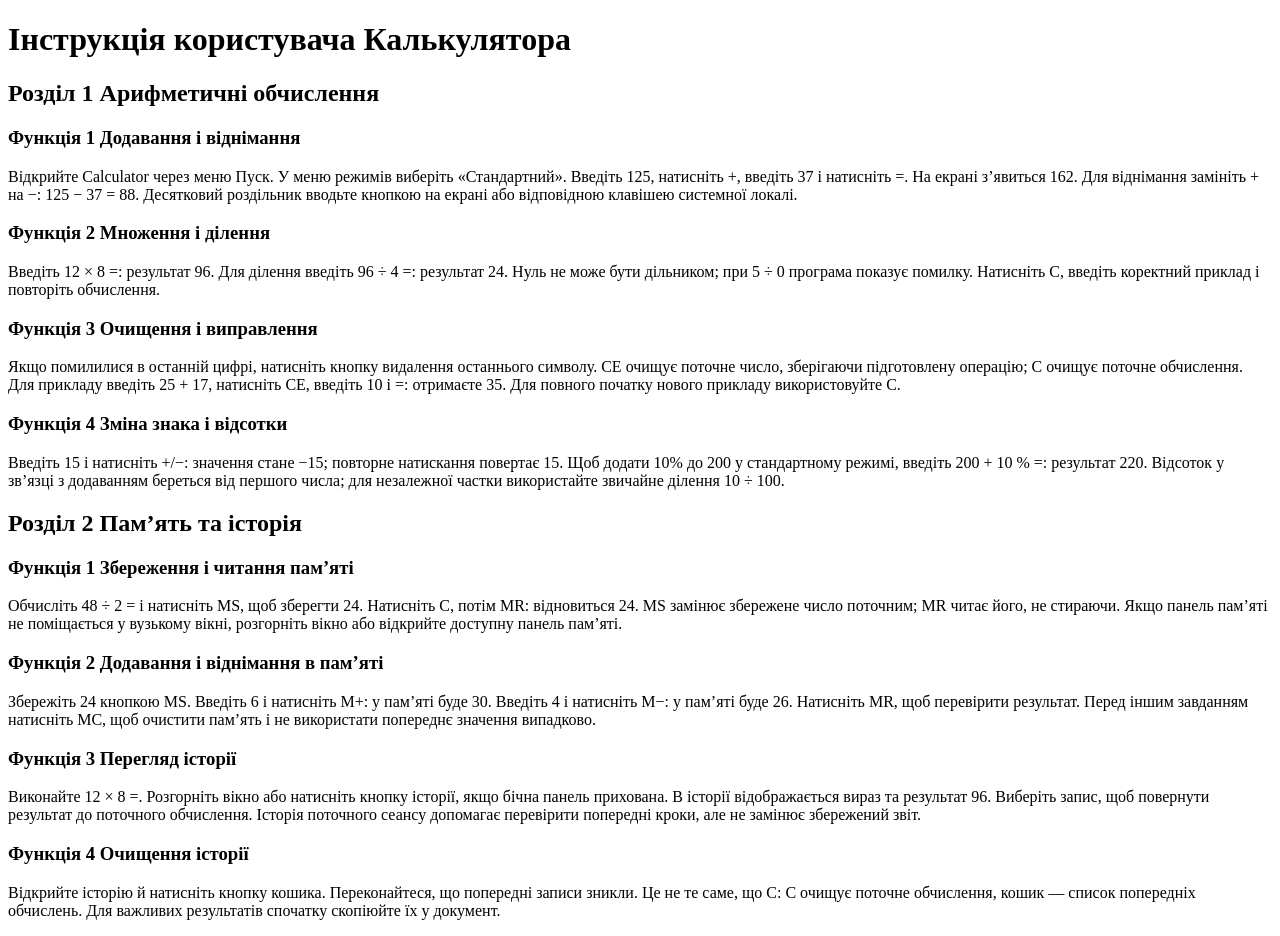
<file: pr-51/index.html>
<!DOCTYPE html>
<html lang="uk"><head><meta charset="UTF-8"><meta name="viewport" content="width=device-width,initial-scale=1"><title>Калькулятор</title></head><body><main><h1>Інструкція користувача Калькулятора</h1>
<h2>Розділ 1 Арифметичні обчислення</h2>
<h3>Функція 1 Додавання і віднімання</h3>
<p>Відкрийте Calculator через меню Пуск. У меню режимів виберіть «Стандартний». Введіть 125, натисніть +, введіть 37 і натисніть =. На екрані з’явиться 162. Для віднімання замініть + на −: 125 − 37 = 88. Десятковий роздільник вводьте кнопкою на екрані або відповідною клавішею системної локалі.</p>
<h3>Функція 2 Множення і ділення</h3>
<p>Введіть 12 × 8 =: результат 96. Для ділення введіть 96 ÷ 4 =: результат 24. Нуль не може бути дільником; при 5 ÷ 0 програма показує помилку. Натисніть C, введіть коректний приклад і повторіть обчислення.</p>
<h3>Функція 3 Очищення і виправлення</h3>
<p>Якщо помилилися в останній цифрі, натисніть кнопку видалення останнього символу. CE очищує поточне число, зберігаючи підготовлену операцію; C очищує поточне обчислення. Для прикладу введіть 25 + 17, натисніть CE, введіть 10 і =: отримаєте 35. Для повного початку нового прикладу використовуйте C.</p>
<h3>Функція 4 Зміна знака і відсотки</h3>
<p>Введіть 15 і натисніть +/−: значення стане −15; повторне натискання повертає 15. Щоб додати 10% до 200 у стандартному режимі, введіть 200 + 10 % =: результат 220. Відсоток у зв’язці з додаванням береться від першого числа; для незалежної частки використайте звичайне ділення 10 ÷ 100.</p>
<h2>Розділ 2 Пам’ять та історія</h2>
<h3>Функція 1 Збереження і читання пам’яті</h3>
<p>Обчисліть 48 ÷ 2 = і натисніть MS, щоб зберегти 24. Натисніть C, потім MR: відновиться 24. MS замінює збережене число поточним; MR читає його, не стираючи. Якщо панель пам’яті не поміщається у вузькому вікні, розгорніть вікно або відкрийте доступну панель пам’яті.</p>
<h3>Функція 2 Додавання і віднімання в пам’яті</h3>
<p>Збережіть 24 кнопкою MS. Введіть 6 і натисніть M+: у пам’яті буде 30. Введіть 4 і натисніть M−: у пам’яті буде 26. Натисніть MR, щоб перевірити результат. Перед іншим завданням натисніть MC, щоб очистити пам’ять і не використати попереднє значення випадково.</p>
<h3>Функція 3 Перегляд історії</h3>
<p>Виконайте 12 × 8 =. Розгорніть вікно або натисніть кнопку історії, якщо бічна панель прихована. В історії відображається вираз та результат 96. Виберіть запис, щоб повернути результат до поточного обчислення. Історія поточного сеансу допомагає перевірити попередні кроки, але не замінює збережений звіт.</p>
<h3>Функція 4 Очищення історії</h3>
<p>Відкрийте історію й натисніть кнопку кошика. Переконайтеся, що попередні записи зникли. Це не те саме, що C: C очищує поточне обчислення, кошик — список попередніх обчислень. Для важливих результатів спочатку скопіюйте їх у документ.</p>
</main></body></html>
</file>
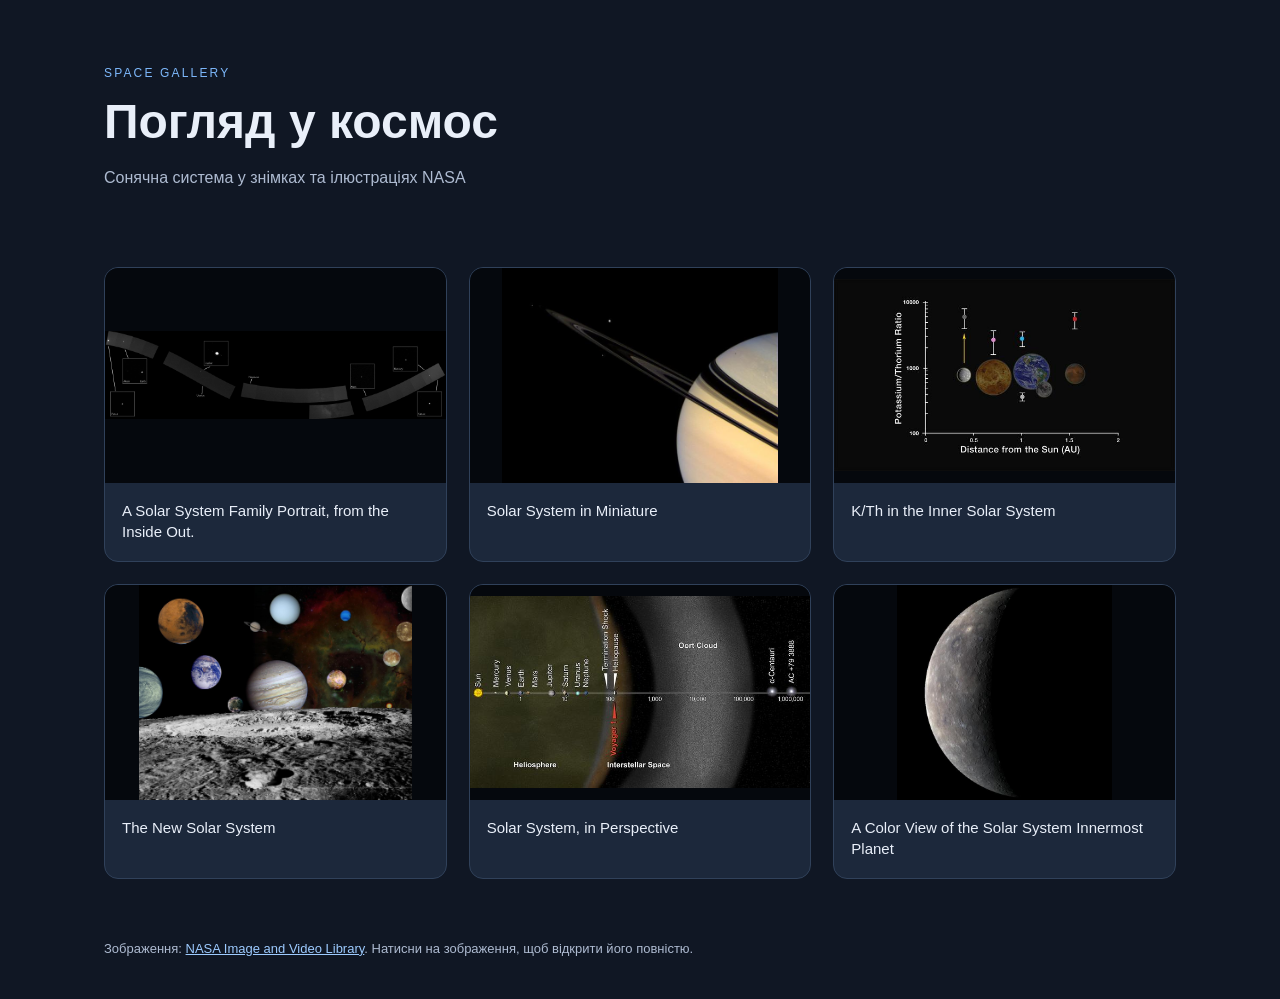
<file: pr-55-56/album/index.html>
<!doctype html>
<html lang="uk">
<head>
<meta charset="utf-8">
<meta name="viewport" content="width=device-width, initial-scale=1">
<title>Космічний фотоальбом</title>
<link rel="stylesheet" href="style.css">
</head>
<body>
<header><p class="eyebrow">SPACE GALLERY</p><h1>Погляд у космос</h1><p>Сонячна система у знімках та ілюстраціях NASA</p></header>
<main><section class="gallery" aria-label="Фотоальбом">
<figure><a href="images/space-1.jpg" target="_blank" rel="noopener"><img src="images/space-1.jpg" alt="A Solar System Family Portrait, from the Inside Out." loading="lazy"></a><figcaption>A Solar System Family Portrait, from the Inside Out.</figcaption></figure>
<figure><a href="images/space-2.jpg" target="_blank" rel="noopener"><img src="images/space-2.jpg" alt="Solar System in Miniature" loading="lazy"></a><figcaption>Solar System in Miniature</figcaption></figure>
<figure><a href="images/space-3.jpg" target="_blank" rel="noopener"><img src="images/space-3.jpg" alt="K/Th in the Inner Solar System" loading="lazy"></a><figcaption>K/Th in the Inner Solar System</figcaption></figure>
<figure><a href="images/space-4.jpg" target="_blank" rel="noopener"><img src="images/space-4.jpg" alt="The New Solar System" loading="lazy"></a><figcaption>The New Solar System</figcaption></figure>
<figure><a href="images/space-5.jpg" target="_blank" rel="noopener"><img src="images/space-5.jpg" alt="Solar System, in Perspective" loading="lazy"></a><figcaption>Solar System, in Perspective</figcaption></figure>
<figure><a href="images/space-6.jpg" target="_blank" rel="noopener"><img src="images/space-6.jpg" alt="A Color View of the Solar System Innermost Planet" loading="lazy"></a><figcaption>A Color View of the Solar System Innermost Planet</figcaption></figure>
</section></main>
<footer>Зображення: <a href="https://images.nasa.gov/">NASA Image and Video Library</a>. Натисни на зображення, щоб відкрити його повністю.</footer>
</body>
</html>
</file>
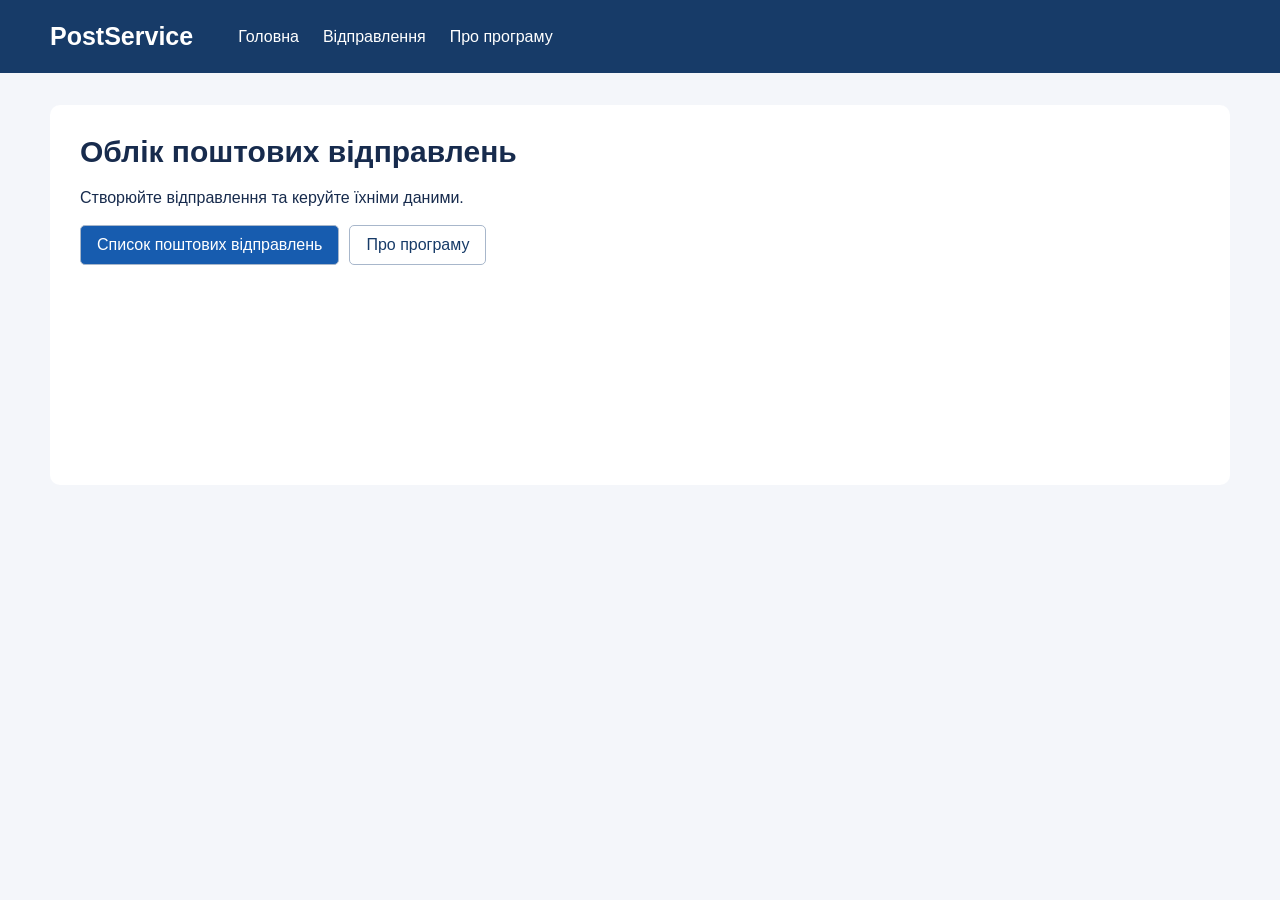
<file: pr-48-50/PostServiceSolution/PostService.Web/wwwroot/index.html>
<!doctype html><html lang="uk"><head><meta charset="utf-8"><meta name="viewport" content="width=device-width,initial-scale=1"><title>PostService — Облік відправлень</title><link rel="stylesheet" href="style.css"></head><body>
<header><a href="#home" class="brand">PostService</a><nav><a href="#home">Головна</a><a href="#list">Відправлення</a><a href="#about">Про програму</a></nav></header>
<main id="main"></main><dialog id="confirm"><h2>Видалити відправлення?</h2><p id="delete-text"></p><div class="actions"><button id="delete-cancel">Скасувати</button><button id="delete-ok" class="danger">Видалити</button></div></dialog><script src="app.js"></script></body></html>
</file>
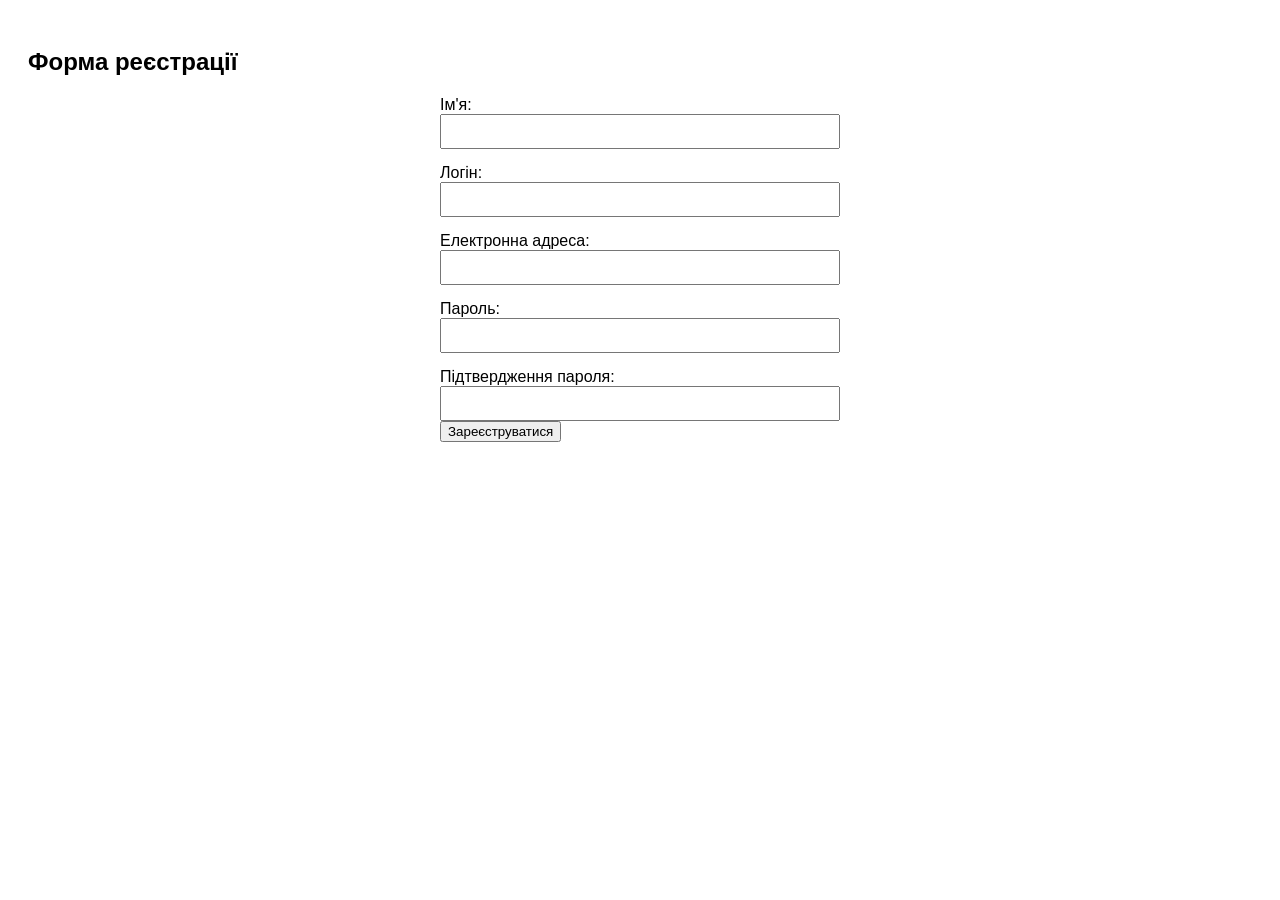
<file: pr-30-31/original.html>
<!DOCTYPE html>
<html lang="uk">
<head>
    <meta charset="UTF-8">
    <meta name="viewport" content="width=device-width, initial-scale=1.0">
    <title>Реєстрація користувача</title>
    <style>
        body {font-family: Arial, sans-serif; padding: 20px;}
        form {max-width: 400px; margin: auto;}
        label {display: block; margin-top: 15px;}
        input[type="text"], input[type="email"], input[type="password"] {width: 100%; padding: 8px; box-sizing: border-box;}
        .error {color: red; font-size: 0.9em;}
    </style>
</head>
<body>
    <h2>Форма реєстрації</h2>
    <form id="registrationForm">
        <label>Ім'я:<input type="text" id="name" required></label>
        <label>Логін:<input type="text" id="login" required></label>
        <label>Електронна адреса:<input type="email" id="email" required></label>
        <label>Пароль:<input type="password" id="password" required></label>
        <label>Підтвердження пароля:<input type="password" id="confirmPassword" required></label>
        <button type="submit">Зареєструватися</button>
        <div id="errors" class="error"></div>
    </form>
    <script>
        document.getElementById('registrationForm').addEventListener('submit', function(event) {
            event.preventDefault();
            let errors = [];
            const name = document.getElementById('name').value.trim();
            const login = document.getElementById('login').value.trim();
            const email = document.getElementById('email').value.trim();
            const password = document.getElementById('password').value;
            const confirmPassword = document.getElementById('confirmPassword').value;
            if (!/^[A-Za-zА-Яа-яЁёІіЇїЄєҐґ\s]{1,128}$/.test(name)) {
                errors.push("Ім'я має містити тільки літери та пробіли і не більше 128 символів.");
            }
            if (!/^[a-zA-Z0-9.-]{1,24}$/.test(login)) {
                errors.push("Логін має бути одним словом, містити лише латинські літери, цифри, крапки або тире та не перевищувати 24 символи.");
            }
            if (email.length > 128 || !/^\S+@\S+\.\S+$/.test(email)) {
                errors.push("Електронна адреса повинна бути валідною і не перевищувати 128 символів.");
            }
            if (password.length < 6 || !/[a-zA-Z]/.test(password) || !/\d/.test(password) || !/[^a-zA-Z0-9]/.test(password)) {
                errors.push("Пароль має містити щонайменше 6 символів, серед яких літери, цифри і спеціальні знаки.");
            }
            const errorDiv = document.getElementById('errors');
            if (errors.length > 0) {
                errorDiv.innerHTML = errors.join('<br>');
            } else {
                window.location.href = 'https://page-not-found.html';
            }
        });
    </script>
</body>
</html>
</file>
<file: pr-55-56/album/style.css>
* { box-sizing: border-box; }
body { margin: 0; background: #101724; color: #e9eff9; font-family: Arial, sans-serif; }
header, main, footer { max-width: 1120px; margin: auto; padding: 30px 24px; }
header { padding-top: 54px; }
.eyebrow { color: #7db8fb; letter-spacing: .18em; font-size: 12px; }
h1 { font-size: clamp(30px, 5vw, 48px); margin: 14px 0; }
header > p:last-child, footer { color: #aebbd1; line-height: 1.6; }
.gallery { display: grid; grid-template-columns: repeat(3, minmax(0, 1fr)); gap: 22px; }
figure { margin: 0; background: #1c283b; border: 1px solid #30415a; border-radius: 14px; overflow: hidden; }
figure a { display: block; background: #05080d; }
img { width: 100%; height: 215px; object-fit: contain; display: block; transition: transform .2s; }
figure a:hover img { transform: scale(1.04); }
figure a:focus-visible { outline: 3px solid #7db8fb; outline-offset: -3px; }
figcaption { min-height: 78px; padding: 17px; font-size: 15px; line-height: 1.45; }
footer { font-size: 13px; padding-bottom: 40px; }
footer a { color: #9dcbff; }
@media (max-width: 800px) { .gallery { grid-template-columns: repeat(2, minmax(0, 1fr)); } }
@media (max-width: 500px) { .gallery { grid-template-columns: 1fr; } header, main, footer { padding-left: 16px; padding-right: 16px; } }
@media (prefers-reduced-motion: reduce) { img { transition: none; } }
</file>
<file: pr-48-50/PostServiceSolution/PostService.Web/wwwroot/style.css>
*{box-sizing:border-box}body{margin:0;background:#f4f6fa;color:#172b4d;font:16px Segoe UI,Arial,sans-serif}header{background:#173b68;color:white;padding:22px max(24px,calc((100vw - 1180px)/2));display:flex;gap:45px;align-items:center}header a{color:white;text-decoration:none}.brand{font-size:25px;font-weight:700}nav{display:flex;gap:24px}main{max-width:1180px;margin:32px auto;background:white;padding:30px;border-radius:10px;min-height:380px}h1{margin-top:0;font-size:30px}button,.button{cursor:pointer;border:1px solid #a8b7cb;border-radius:5px;background:white;color:#173b68;padding:10px 16px;font:inherit;text-decoration:none;display:inline-block}button:disabled{opacity:.5;cursor:wait}.primary{background:#175caf;color:white}.danger{background:#b52b37;color:white}.actions{display:flex;gap:10px;flex-wrap:wrap;margin:18px 0}table{border-collapse:collapse;width:100%}td,th{border-bottom:1px solid #d8e0eb;padding:12px;text-align:left}tr.selected{background:#dcecff}tr[data-id]{cursor:pointer}.table-wrap{overflow:auto}.error{color:#a51d29}.notice{padding:14px;background:#f0f5fb;margin:18px 0}.form-row{display:grid;grid-template-columns:180px minmax(180px,350px) 1fr;gap:12px;align-items:center;margin:14px 0}input,select,textarea{font:inherit;border:1px solid #8a9caf;padding:10px;border-radius:4px;width:100%}[aria-invalid=true]{border:2px solid #b52b37}dialog{border:0;border-radius:10px;max-width:90vw;padding:30px}dialog::backdrop{background:#172b4d88}.card{display:none}dl{display:grid;grid-template-columns:200px 1fr;gap:14px}dt{font-weight:600}dd{margin:0}a:focus,button:focus,input:focus,select:focus{outline:3px solid #f0b240;outline-offset:2px}@media(max-width:650px){header{padding:18px;display:block}nav{margin-top:15px;gap:16px;flex-wrap:wrap}main{margin:16px 10px;padding:20px}h1{font-size:24px}.form-row{display:flex;flex-direction:column;align-items:stretch;gap:6px}.table-wrap{display:none}.card{display:block;border:1px solid #c8d6e5;border-radius:6px;padding:14px;margin:12px 0}.card.selected{background:#dcecff;border:2px solid #175caf}.actions button{flex:1}dl{grid-template-columns:1fr;gap:6px}dd{margin-bottom:12px}}
</file>
